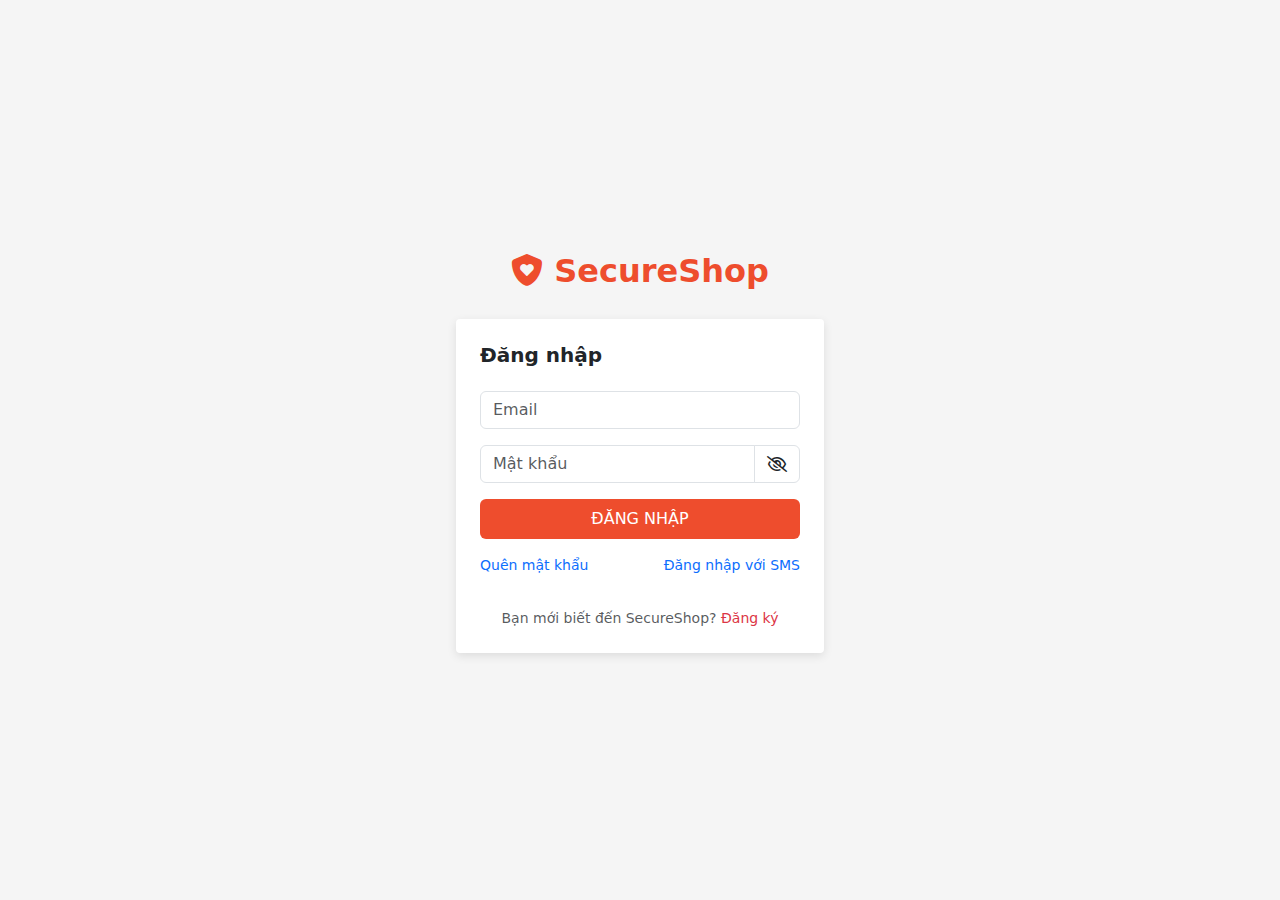
<file: login.html>
<!DOCTYPE html>
<html lang="vi">
<head>
    <meta charset="UTF-8">
    <meta name="viewport" content="width=device-width, initial-scale=1.0">
    <title>Đăng nhập | SecureShop</title>
    <link href="https://cdn.jsdelivr.net/npm/bootstrap@5.3.0/dist/css/bootstrap.min.css" rel="stylesheet">
    <link rel="stylesheet" href="https://cdnjs.cloudflare.com/ajax/libs/font-awesome/6.4.0/css/all.min.css">
    <style>
        :root { --shopee-orange: #ee4d2d; }
        body { background-color: #f5f5f5; height: 100vh; display: flex; align-items: center; }
        .login-container { max-width: 400px; width: 100%; margin: auto; }
        .card { border: none; border-radius: 4px; box-shadow: 0 3px 10px rgba(0,0,0,0.1); }
        .btn-shopee { background-color: var(--shopee-orange); color: white; border: none; }
        .btn-shopee:hover { background-color: #d73211; color: white; }
        .brand-logo { color: var(--shopee-orange); font-size: 2rem; font-weight: bold; text-decoration: none; }
    </style>
</head>
<body>

<div class="login-container p-3">
    <div class="text-center mb-4">
        <a href="index.html" class="brand-logo">
            <i class="fa-solid fa-shield-heart"></i> SecureShop
        </a>
    </div>
    
    <div class="card p-4">
        <h5 class="mb-4 fw-bold">Đăng nhập</h5>
        
        <form action="/login" method="POST">
            <div class="mb-3">
                <input type="email" name="email" class="form-control" placeholder="Email" required>
            </div>
            <div class="mb-3">
                <div class="input-group">
                    <input type="password" name="password" class="form-control" placeholder="Mật khẩu" required>
                    <span class="input-group-text bg-white"><i class="fa-regular fa-eye-slash"></i></span>
                </div>
            </div>
            
            <button type="submit" class="btn btn-shopee w-100 py-2 mb-3">ĐĂNG NHẬP</button>
            
            <div class="d-flex justify-content-between small mb-4">
                <a href="#" class="text-decoration-none text-primary">Quên mật khẩu</a>
                <a href="#" class="text-decoration-none text-primary">Đăng nhập với SMS</a>
            </div>
        </form>

        <div class="text-center small text-muted mt-2">
            Bạn mới biết đến SecureShop? <a href="register.html" class="text-danger text-decoration-none">Đăng ký</a>
        </div>
    </div>
</div>

<script src="https://cdn.jsdelivr.net/npm/bootstrap@5.3.0/dist/js/bootstrap.bundle.min.js"></script>
</body>
</html>
</file>
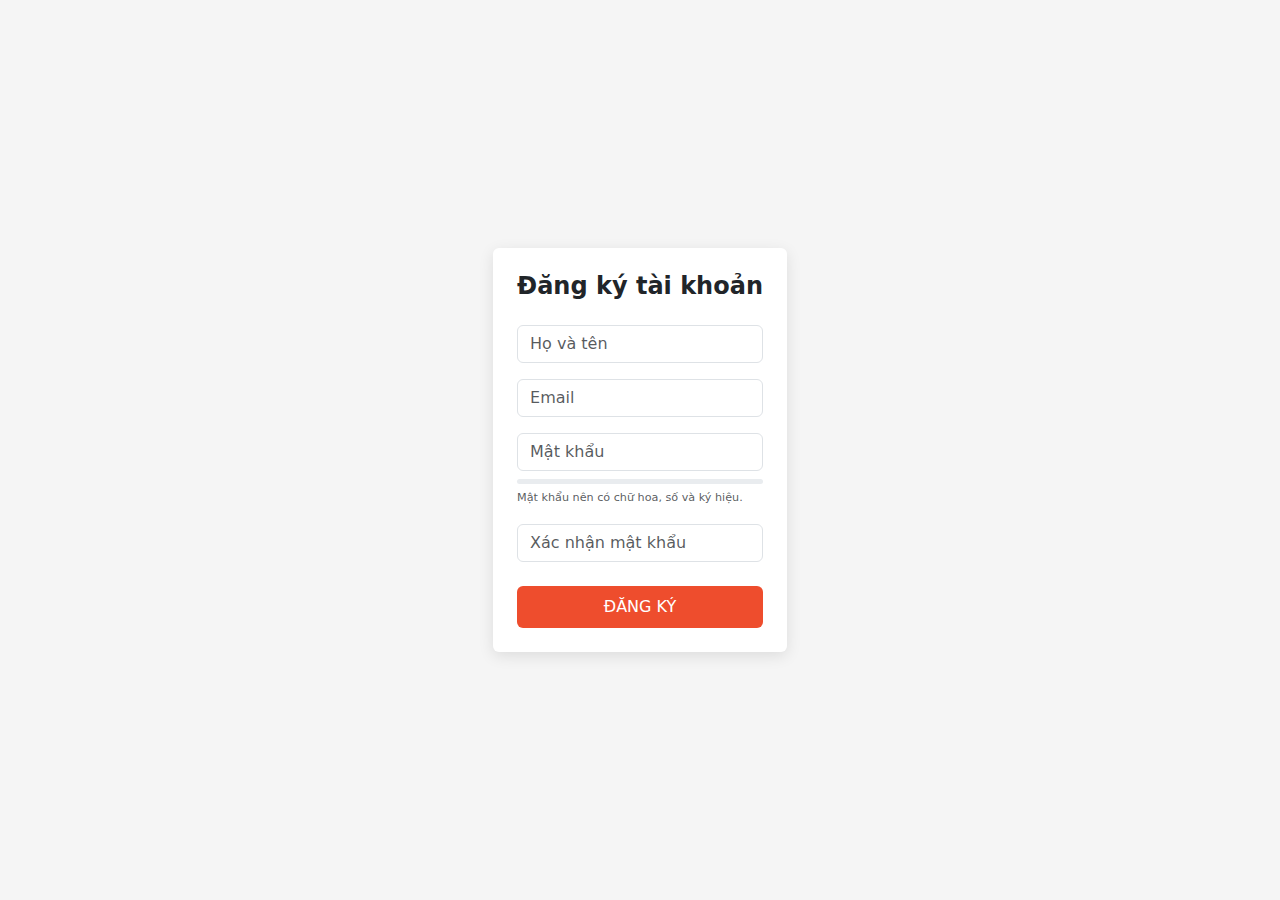
<file: register.html>
<!DOCTYPE html>
<html lang="vi">
<head>
    <meta charset="UTF-8">
    <title>Đăng ký | SecureShop</title>
    <link href="https://cdn.jsdelivr.net/npm/bootstrap@5.3.0/dist/css/bootstrap.min.css" rel="stylesheet">
    <style>
        body { background-color: #f5f5f5; height: 100vh; display: flex; align-items: center; }
        .register-card { max-width: 450px; margin: auto; border: none; box-shadow: 0 4px 15px rgba(0,0,0,0.1); }
        .btn-shopee { background-color: #ee4d2d; color: white; }
    </style>
</head>
<body>
    <div class="card register-card p-4">
        <h4 class="fw-bold mb-4">Đăng ký tài khoản</h4>
        <form action="/register" method="POST">
            <div class="mb-3"><input type="text" name="fullname" class="form-control" placeholder="Họ và tên" required></div>
            <div class="mb-3"><input type="email" name="email" class="form-control" placeholder="Email" required></div>
            <div class="mb-3">
                <input type="password" id="password" name="password" class="form-control" placeholder="Mật khẩu" required>
                <div class="progress mt-2" style="height: 5px;"><div id="strength-bar" class="progress-bar" role="progressbar"></div></div>
                <small class="text-muted" style="font-size: 0.7rem;">Mật khẩu nên có chữ hoa, số và ký hiệu.</small>
            </div>
            <div class="mb-4"><input type="password" name="confirm_password" class="form-control" placeholder="Xác nhận mật khẩu" required></div>
            <button type="submit" class="btn btn-shopee w-100 py-2">ĐĂNG KÝ</button>
        </form>
    </div>
</body>
</html>
</file>
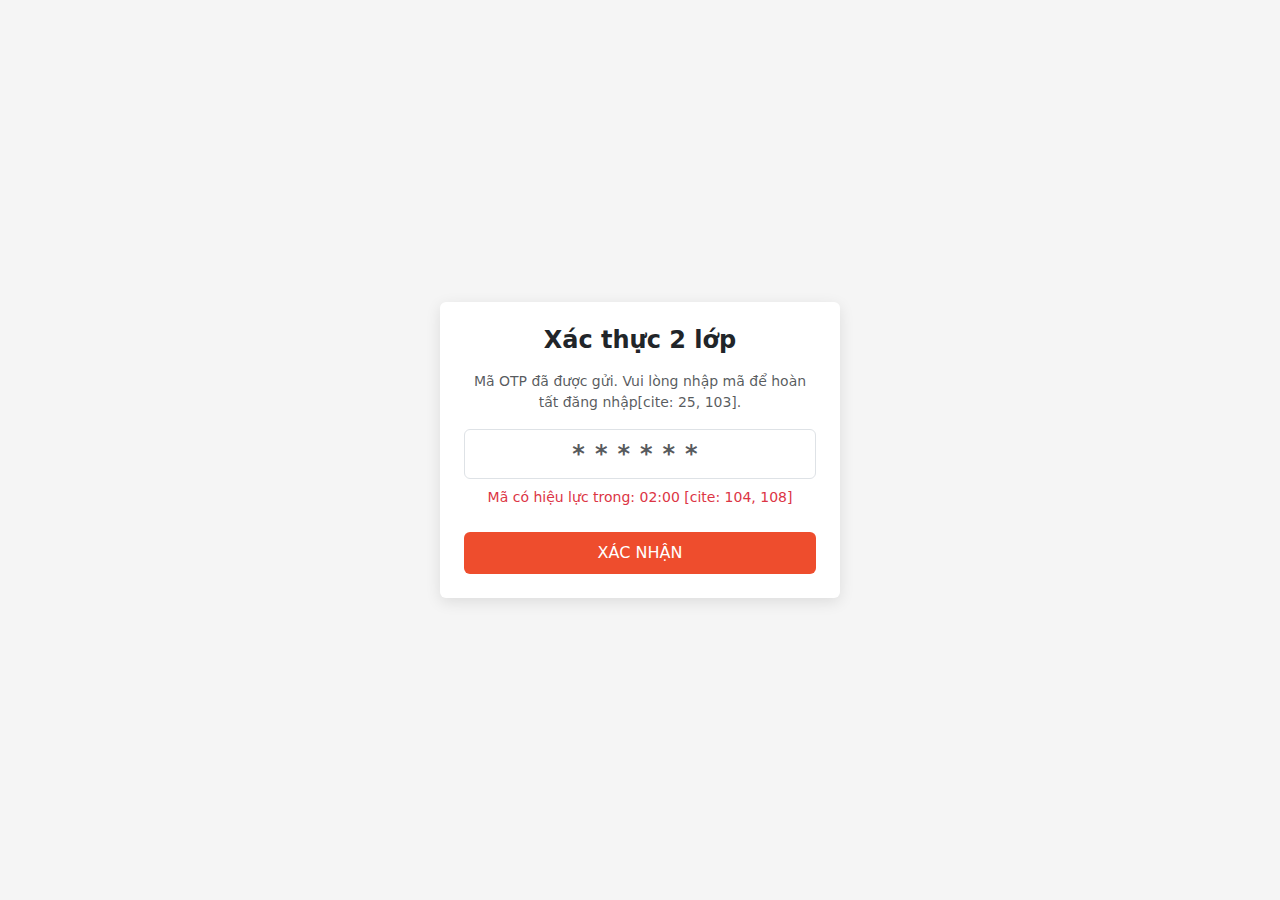
<file: verify-otp.html>
<!DOCTYPE html>
<html lang="vi">
<head>
    <meta charset="UTF-8">
    <title>Xác thực OTP | SecureShop</title>
    <link href="https://cdn.jsdelivr.net/npm/bootstrap@5.3.0/dist/css/bootstrap.min.css" rel="stylesheet">
    <style>
        body { background-color: #f5f5f5; height: 100vh; display: flex; align-items: center; }
        .otp-card { max-width: 400px; margin: auto; border: none; box-shadow: 0 4px 15px rgba(0,0,0,0.1); }
        .otp-input { letter-spacing: 10px; font-size: 24px; text-align: center; font-weight: bold; }
        .btn-shopee { background-color: #ee4d2d; color: white; }
    </style>
</head>
<body>
    <div class="card otp-card p-4 text-center">
        <h4 class="fw-bold mb-3">Xác thực 2 lớp</h4>
        <p class="small text-muted">Mã OTP đã được gửi. Vui lòng nhập mã để hoàn tất đăng nhập[cite: 25, 103].</p>
        <form action="/dashboard" method="GET">
            <div class="mb-4">
                <input type="text" class="form-control otp-input" maxlength="6" placeholder="******" required>
                <div class="mt-2 small text-danger">Mã có hiệu lực trong: <span id="timer">02:00</span> [cite: 104, 108]</div>
            </div>
            <button type="submit" class="btn btn-shopee w-100 py-2">XÁC NHẬN</button>
        </form>
    </div>
</body>
</html>
</file>
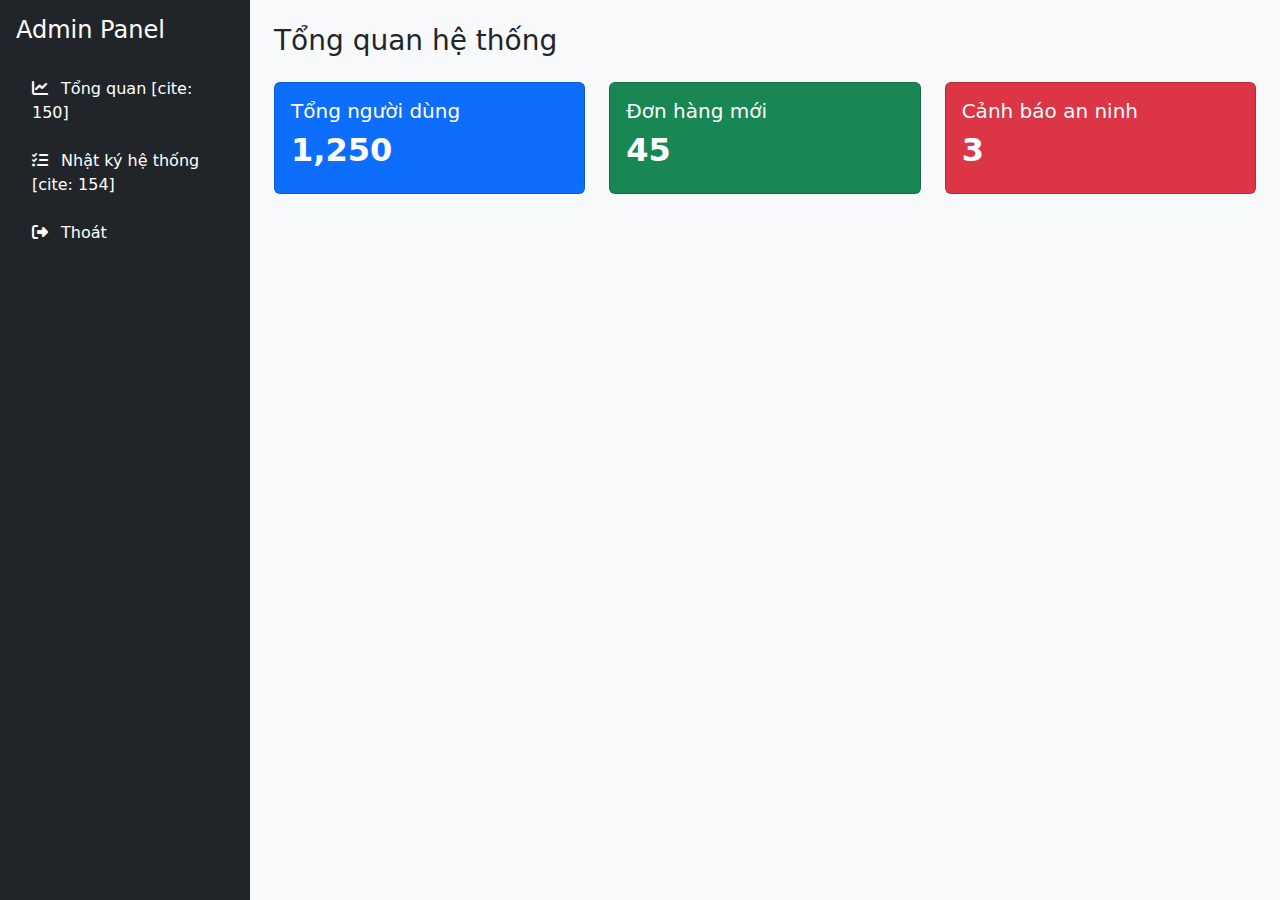
<file: admin/dashboard.html>
<!DOCTYPE html>
<html lang="vi">
<head>
    <meta charset="UTF-8">
    <title>Admin Dashboard | SecureShop</title>
    <link href="https://cdn.jsdelivr.net/npm/bootstrap@5.3.0/dist/css/bootstrap.min.css" rel="stylesheet">
    <link rel="stylesheet" href="https://cdnjs.cloudflare.com/ajax/libs/font-awesome/6.4.0/css/all.min.css">
</head>
<body class="bg-light">
    <div class="d-flex">
        <div class="bg-dark text-white p-3" style="width: 250px; min-height: 100vh;">
            <h4 class="mb-4">Admin Panel</h4>
            <ul class="nav flex-column">
                <li class="nav-item mb-2"><a href="dashboard.html" class="nav-link text-white active"><i class="fa-solid fa-chart-line me-2"></i> Tổng quan [cite: 150]</a></li>
                <li class="nav-item mb-2"><a href="logs.html" class="nav-link text-white"><i class="fa-solid fa-list-check me-2"></i> Nhật ký hệ thống [cite: 154]</a></li>
                <li class="nav-item mb-2"><a href="../index.html" class="nav-link text-white"><i class="fa-solid fa-right-from-bracket me-2"></i> Thoát</a></li>
            </ul>
        </div>
        <div class="flex-grow-1 p-4">
            <h3>Tổng quan hệ thống</h3>
            <div class="row mt-4">
                <div class="col-md-4">
                    <div class="card bg-primary text-white p-3 mb-3">
                        <h5>Tổng người dùng</h5>
                        <h2 class="fw-bold">1,250</h2>
                    </div>
                </div>
                <div class="col-md-4">
                    <div class="card bg-success text-white p-3 mb-3">
                        <h5>Đơn hàng mới</h5>
                        <h2 class="fw-bold">45</h2>
                    </div>
                </div>
                <div class="col-md-4">
                    <div class="card bg-danger text-white p-3 mb-3">
                        <h5>Cảnh báo an ninh</h5>
                        <h2 class="fw-bold">3</h2>
                    </div>
                </div>
            </div>
        </div>
    </div>
</body>
</html>
</file>
